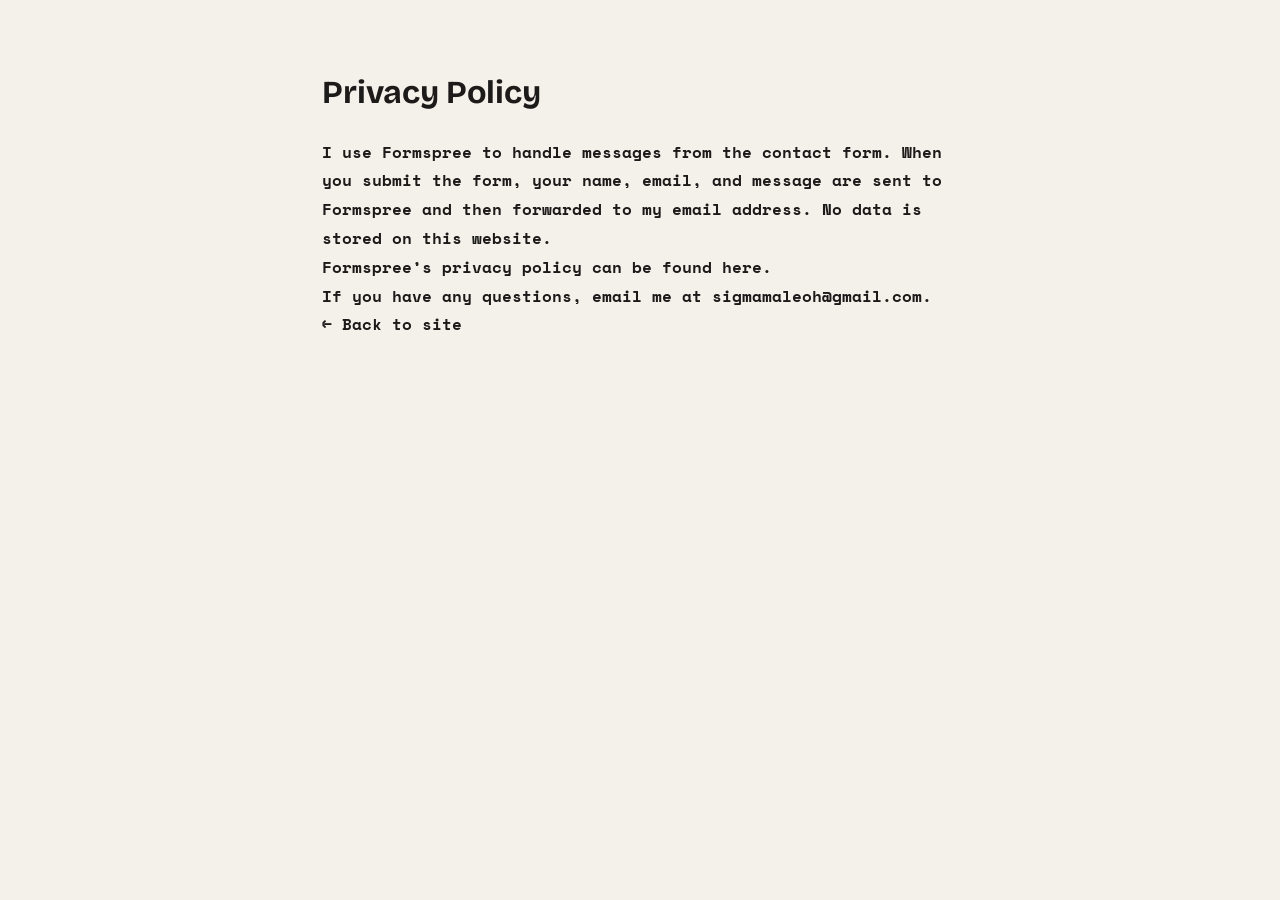
<file: privacy.html>
<!DOCTYPE html>
<html lang="en">
<head>
    <meta charset="UTF-8">
    <meta name="viewport" content="width=device-width, initial-scale=1.0">
    <title>Privacy Policy | WillyBeyond</title>
    <meta name="description" content="Privacy policy for WillyBeyond portfolio.">
    <link rel="icon" href="favicon.png" type="image/png">
    <link rel="stylesheet" href="style.css">
    <script>
        (function () {
            try {
                var saved = localStorage.getItem('theme');
                var useDark = saved === 'dark' || (!saved && window.matchMedia('(prefers-color-scheme: dark)').matches);
                if (useDark) document.documentElement.setAttribute('data-theme', 'dark');
            } catch (e) {}
        })();
    </script>
</head>
<body>
    <main class="page-container" style="max-width:700px;">
        <h1>Privacy Policy</h1>
        <p>I use <strong>Formspree</strong> to handle messages from the contact form. When you submit the form, your name, email, and message are sent to Formspree and then forwarded to my email address. No data is stored on this website.</p>
        <p>Formspree’s privacy policy can be found <a href="https://formspree.io/legal/privacy-policy/" target="_blank" rel="noopener">here</a>.</p>
        <p>If you have any questions, email me at <a href="mailto:sigmamaleoh@gmail.com">sigmamaleoh@gmail.com</a>.</p>
        <p><a href="index.html">← Back to site</a></p>
    </main>
</body>
</html>
</file>
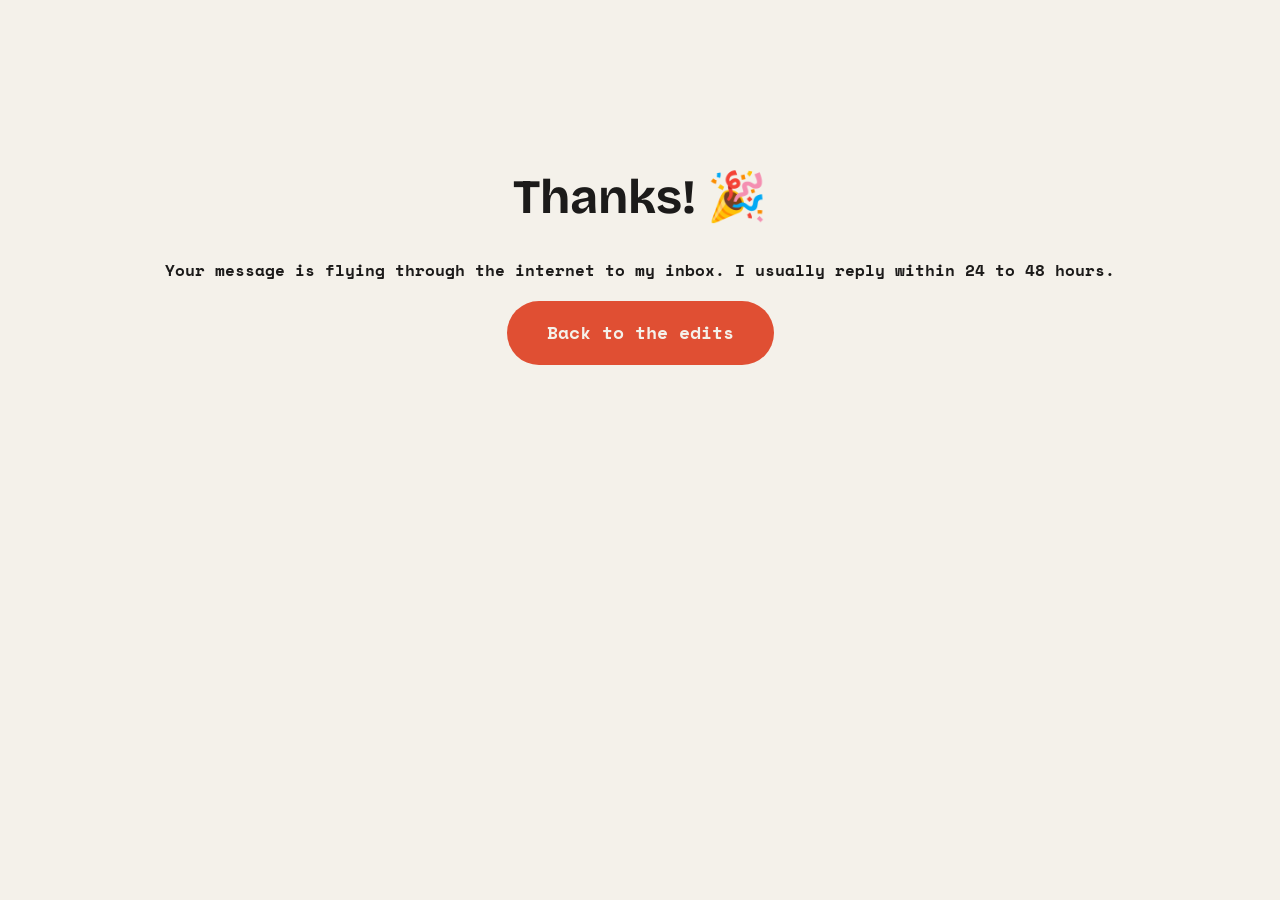
<file: thanks.html>
<!DOCTYPE html>
<html lang="en">
<head>
    <meta charset="UTF-8">
    <meta name="viewport" content="width=device-width, initial-scale=1.0">
    <title>Thank you! | WillyBeyond</title>
    <meta name="description" content="Your message has been received.">
    <link rel="icon" href="favicon.png" type="image/png">
    <link rel="stylesheet" href="style.css">
    <script>
        (function () {
            try {
                var saved = localStorage.getItem('theme');
                var useDark = saved === 'dark' || (!saved && window.matchMedia('(prefers-color-scheme: dark)').matches);
                if (useDark) document.documentElement.setAttribute('data-theme', 'dark');
            } catch (e) {}
        })();
    </script>
</head>
<body>
    <div class="page-container" style="text-align:center; margin-top:10vh;">
        <h1 style="font-size:3rem;">Thanks! 🎉</h1>
        <p>Your message is flying through the internet to my inbox. I usually reply within 24 to 48 hours.</p>
        <a href="index.html" class="hero__cta" style="display:inline-block; margin-top:1rem;">Back to the edits</a>
    </div>
</body>
</html>
</file>
<file: style.css>
/* ========== FONT IMPORTS ========== */
@font-face {
    font-family: 'Bricolage Grotesque';
    src: url('fonts/bricolage-grotesque-latin-700-normal.ttf') format('truetype');
    font-weight: 700;
    font-style: normal;
    font-display: swap;
}

@font-face {
    font-family: 'Space Mono';
    src: url('fonts/SpaceMono-Bold.ttf') format('truetype');
    font-weight: 700;
    font-style: normal;
    font-display: swap;
}

* {
    margin: 0;
    padding: 0;
    box-sizing: border-box;
}

html {
    scroll-behavior: smooth;
}

:root {
    color-scheme: light;

    --bg: #F4F1EA;
    --surface: #E5E0D5;
    --surface-light: #D8D2C4;
    --surface-alt: #EDE9DE;
    --surface-hover: #C9C2B2;
    --nav-bg: rgba(244, 241, 234, 0.95);

    --text: #1C1B1A;
    --text-muted: #5C5850;
    --text-faint: #7A756C;

    --accent: #E04F33;
    --accent-soft: #2B59C3;
    --gold: #E04F33;
    --gold-light: #EC6B50;
    --gold-dark: #B8402A;

    --tag-neutral: #CFC8B8;
    --skill-bg: rgba(43, 89, 195, 0.08);
    --border: rgba(28, 27, 26, 0.2);

    --radius: 12px;
    --transition: 0.3s ease;
}

/* ========== DARK THEME OVERRIDES ========== */
[data-theme="dark"] {
    color-scheme: dark;

    --bg: #18191C;
    --surface: #222429;
    --surface-light: #2C2F36;
    --surface-alt: #1E2024;
    --surface-hover: #33373F;
    --nav-bg: rgba(24, 25, 28, 0.95);

    --text: #F4F1EA;
    --text-muted: #B9B5AC;
    --text-faint: #8F8A80;

    --accent: #E04F33;
    --accent-soft: #6E93F0;
    --gold: #E04F33;
    --gold-light: #EC6B50;
    --gold-dark: #B8402A;

    --tag-neutral: #3A3E46;
    --skill-bg: rgba(110, 147, 240, 0.12);
    --border: rgba(244, 241, 234, 0.2);
}

body {
    font-family: 'Space Mono', 'Courier New', monospace;
    background: var(--bg);
    color: var(--text);
    line-height: 1.8;
    overflow-x: hidden;
}

/* ========== THEME SHIFT TRANSITIONS ========== */
body,
.nav,
.footer,
.demo,
.favorites,
.client-card,
.feedback__card,
.estimator__step,
.estimator__result,
.modal__content,
.skill-tag,
.work__stats span,
.video-card__tag,
.contact__form input,
.contact__form textarea {
    transition: background-color 0.3s ease, color 0.3s ease, border-color 0.3s ease;
}

h1, h2, h3, .hero h1, .section-title, .nav__logo {
    font-family: 'Bricolage Grotesque', system-ui, sans-serif;
    font-weight: 700;
    color: var(--text);
    margin-bottom: 1rem;
}

a {
    text-decoration: none;
    color: inherit;
}

ul {
    list-style: none;
}

/* ========== NAV ========== */
.nav {
    position: sticky;
    top: 0;
    background: var(--nav-bg);
    backdrop-filter: blur(8px);
    border-bottom: 1px solid var(--border);
    z-index: 100;
    padding: 0.8rem 0;
}

.nav__container {
    max-width: 1200px;
    margin: 0 auto;
    display: flex;
    align-items: center;
    justify-content: space-between;
    padding: 0 2rem;
}

.nav__logo {
    font-size: 1.6rem;
    letter-spacing: 1px;
}

.nav__links {
    display: flex;
    gap: 2.5rem;
}

.nav__links a {
    font-size: 1rem;
    color: var(--text-muted);
    font-family: 'Space Mono', 'Courier New', monospace;
    transition: color var(--transition);
}

.nav__links a:hover {
    color: var(--accent);
}

.nav__actions {
    display: flex;
    align-items: center;
    gap: 0.75rem;
    position: relative;
    z-index: 100;
}

.nav__hamburger {
    display: none;
    background: none;
    border: none;
    color: var(--text);
    font-size: 2rem;
    cursor: pointer;
}

/* ========== THEME TOGGLE ========== */
.theme-toggle {
    position: relative;
    width: 40px;
    height: 40px;
    flex: 0 0 auto;
    border-radius: 50%;
    border: 1px solid var(--border);
    background: var(--surface);
    color: var(--text);
    cursor: pointer;
    display: inline-flex;
    align-items: center;
    justify-content: center;
    font-size: 1.15rem;
    line-height: 1;
    padding: 0;
    transition: background-color 0.3s ease, color 0.3s ease, border-color 0.3s ease, transform 0.2s ease;
}

.theme-toggle:hover {
    transform: scale(1.08);
    border-color: var(--accent);
}

.theme-toggle:focus-visible {
    outline: 2px solid var(--accent);
    outline-offset: 2px;
}

.theme-toggle__icon {
    position: absolute;
    display: inline-block;
    transition: opacity 0.25s ease, transform 0.45s cubic-bezier(0.34, 1.56, 0.64, 1);
}

/* Light mode: moon visible, sun hidden */
.theme-toggle__icon--sun {
    opacity: 0;
    transform: rotate(-90deg) scale(0.4);
}
.theme-toggle__icon--moon {
    opacity: 1;
    transform: rotate(0deg) scale(1);
}

/* Dark mode: sun visible, moon hidden */
[data-theme="dark"] .theme-toggle__icon--sun {
    opacity: 1;
    transform: rotate(0deg) scale(1);
}
[data-theme="dark"] .theme-toggle__icon--moon {
    opacity: 0;
    transform: rotate(90deg) scale(0.4);
}

/* ========== HERO ========== */
.hero {
    min-height: 60vh;
    display: flex;
    align-items: center;
    justify-content: center;
    text-align: center;
    padding: 2rem;
    background: linear-gradient(135deg, var(--bg) 0%, var(--surface) 100%);
    position: relative;
}

.hero::after {
    content: '';
    position: absolute;
    bottom: 0;
    left: 0;
    width: 100%;
    height: 100px;
    background: linear-gradient(to bottom, transparent 0%, var(--bg) 100%);
    pointer-events: none;
    z-index: 1;
}

.hero__content {
    position: relative;
    z-index: 2;
    max-width: 750px;
}

.hero h1 {
    font-size: clamp(2.5rem, 6vw, 4rem);
    color: var(--text);
    margin-bottom: 1.5rem;
    line-height: 1.3;
}

.hero p {
    font-size: 1.2rem;
    color: var(--text-muted);
    margin-bottom: 2rem;
    font-family: 'Space Mono', 'Courier New', monospace;
}

.hero__cta {
    display: inline-block;
    background: var(--gold);
    color: #F4F1EA;
    padding: 1rem 2.5rem;
    border-radius: 50px;
    font-weight: 600;
    font-size: 1.1rem;
    transition: background var(--transition), transform var(--transition);
    font-family: 'Space Mono', 'Courier New', monospace;
}

.hero__cta:hover {
    background: var(--gold-light);
    transform: scale(1.05);
}

/* ========== DEMO PODIUM ========== */
.demo {
    background: var(--surface-alt);
    padding: 4rem 2rem;
    text-align: center;
    position: relative;
}

/* Fade from hero into demo */
.demo::before {
    content: '';
    position: absolute;
    top: 0;
    left: 0;
    width: 100%;
    height: 100px;
    background: linear-gradient(to bottom, var(--bg) 0%, transparent 100%);
    z-index: 1;
    pointer-events: none;
}

/* Fade from demo back to body for favorites */
.demo::after {
    content: '';
    position: absolute;
    bottom: 0;
    left: 0;
    width: 100%;
    height: 100px;
    background: linear-gradient(to top, var(--bg) 0%, transparent 100%);
    z-index: 1;
    pointer-events: none;
}

.demo__container {
    max-width: 1200px;
    margin: 0 auto;
    position: relative;
    z-index: 2;
}

.demo__title {
    font-size: 2.8rem;
    margin-bottom: 2rem;
    color: var(--gold);
    text-shadow: 0 0 10px rgba(224, 79, 51, 0.3);
}

.demo__grid {
    display: grid;
    grid-template-columns: 1fr 1fr;
    gap: 3rem;
    align-items: center;
}

.demo__video video {
    width: 100%;
    border-radius: var(--radius);
    border: 3px solid var(--gold);
    box-shadow: 0 10px 30px rgba(28, 27, 26, 0.18), 0 0 20px rgba(224, 79, 51, 0.25);
}

.demo__thumbnail img {
    width: 100%;
    max-width: 500px;
    border-radius: var(--radius);
    border: 3px solid var(--gold);
    box-shadow: 0 10px 30px rgba(28, 27, 26, 0.18), 0 0 20px rgba(224, 79, 51, 0.25);
}

.demo__label {
    margin-top: 1rem;
    font-size: 1.5rem;
    font-weight: 600;
    color: var(--gold);
    font-family: 'Bricolage Grotesque', system-ui, sans-serif;
    letter-spacing: 0.5px;
}

/* ========== PAGE CONTAINER ========== */
.page-container {
    max-width: 1200px;
    margin: 0 auto;
    padding: 4rem 2rem;
}

h2 {
    font-size: 2.5rem;
    margin-bottom: 2rem;
    letter-spacing: 1px;
}

/* ========== FAVORITES ========== */
.favorites {
    background: var(--surface-alt);
    padding: 3rem 0;
    position: relative;
}

.favorites::before {
    content: '';
    position: absolute;
    top: 0;
    left: 0;
    width: 100%;
    height: 100px;
    background: linear-gradient(to bottom, var(--bg) 0%, transparent 100%);
    z-index: 1;
    pointer-events: none;
}

.favorites::after {
    content: '';
    position: absolute;
    bottom: 0;
    left: 0;
    width: 100%;
    height: 100px;
    background: linear-gradient(to top, var(--bg) 0%, transparent 100%);
    z-index: 1;
    pointer-events: none;
}

.favorites .page-container {
    position: relative;
    z-index: 2;
}

.favorites__grid {
    display: grid;
    grid-template-columns: repeat(auto-fit, minmax(280px, 1fr));
    gap: 2rem;
    margin-top: 1rem;
}

.favorite-card {
    background: var(--surface);
    border: 2px solid var(--gold);
    border-radius: var(--radius);
    overflow: hidden;
    transition: transform 0.3s, box-shadow 0.3s, background-color 0.3s ease, color 0.3s ease, border-color 0.3s ease;
    cursor: pointer;
}

.favorite-card:hover {
    transform: translateY(-5px);
    box-shadow: 0 10px 20px rgba(224, 79, 51, 0.25);
}

/* ========== WORK ========== */
.work__stats {
    display: flex;
    gap: 2rem;
    margin-bottom: 2rem;
    color: var(--text-muted);
    font-family: 'Bricolage Grotesque', system-ui, sans-serif;
}

.work__stats span {
    background: var(--surface);
    padding: 0.5rem 1.2rem;
    border-radius: 20px;
}

.work__filters {
    display: flex;
    gap: 0.8rem;
    margin-bottom: 2.5rem;
    flex-wrap: wrap;
}

.filter-pill {
    background: var(--surface);
    border: 1px solid var(--border);
    color: var(--text);
    padding: 0.6rem 1.4rem;
    border-radius: 20px;
    cursor: pointer;
    transition: all var(--transition);
    font-family: 'Space Mono', 'Courier New', monospace;
}

.filter-pill.active, .filter-pill:hover {
    background: var(--accent);
    color: #F4F1EA;
    border-color: var(--accent);
}

.work__grid {
    display: grid;
    grid-template-columns: repeat(auto-fill, minmax(280px, 1fr));
    gap: 2rem;
}

.video-card {
    background: var(--surface);
    border-radius: var(--radius);
    overflow: hidden;
    border: 1px solid var(--border);
    transition: transform 0.3s, box-shadow 0.3s, background-color 0.3s ease, color 0.3s ease, border-color 0.3s ease;
    cursor: pointer;
}

.video-card:hover {
    transform: translateY(-5px);
    box-shadow: 0 10px 20px rgba(28, 27, 26, 0.15);
}

.video-card__thumbnail {
    position: relative;
    padding-top: 56.25%;
}

.video-card__thumbnail img {
    position: absolute;
    top: 0;
    left: 0;
    width: 100%;
    height: 100%;
    object-fit: cover;
    transition: transform 0.4s;
}

.video-card:hover .video-card__thumbnail img {
    transform: scale(1.05);
}

.video-card__play {
    position: absolute;
    top: 50%;
    left: 50%;
    transform: translate(-50%, -50%);
    width: 50px;
    height: 50px;
    background: rgba(28, 27, 26, 0.7);
    border-radius: 50%;
    display: flex;
    align-items: center;
    justify-content: center;
}

.video-card__play::after {
    content: '';
    border-left: 16px solid var(--accent);
    border-top: 9px solid transparent;
    border-bottom: 9px solid transparent;
    margin-left: 3px;
}

.video-card__info {
    padding: 1.5rem;
}

.video-card__title {
    font-family: 'Bricolage Grotesque', system-ui, sans-serif;
    font-weight: 600;
    color: var(--text);
    margin-bottom: 0.4rem;
}

/* ========== VIDEO TAGS ========== */
.video-card__tags {
    display: flex;
    flex-wrap: wrap;
    gap: 0.5rem;
    margin-top: 0.5rem;
}

.video-card__tag {
    background: var(--surface-light);
    color: var(--text);
    padding: 0.3rem 0.9rem;
    border-radius: 30px;
    font-size: 0.8rem;
    font-weight: 500;
    letter-spacing: 0.5px;
}

.video-card__tag--short {
    background: var(--accent-soft);
    color: #F4F1EA;
}

.video-card__tag--long {
    background: var(--tag-neutral);
    color: var(--text);
}

.video-card__tag--thumbnail {
    background: var(--accent-soft);
    color: #F4F1EA;
    font-weight: 600;
}

.video-card__tag--favorite {
    background: var(--gold);
    color: #F4F1EA;
    font-weight: 600;
}

/* Dark mode: cobalt tags flip to dark ink for contrast */
[data-theme="dark"] .video-card__tag--short,
[data-theme="dark"] .video-card__tag--thumbnail {
    color: #141517;
}

/* ========== CLIENTS ========== */
.clients__grid {
    display: flex;
    flex-wrap: wrap;
    gap: 2rem;
    justify-content: center;
}

.client-card {
    background: var(--surface);
    border-radius: var(--radius);
    padding: 1.8rem;
    display: flex;
    align-items: center;
    gap: 1.2rem;
    border: 1px solid var(--border);
    min-width: 220px;
}

.client-card__logo {
    width: 55px;
    height: 55px;
    border-radius: 50%;
    background: var(--surface-light);
}

.client-card__name {
    font-family: 'Bricolage Grotesque', system-ui, sans-serif;
    font-weight: 600;
    color: var(--text);
}

.client-card__subs {
    font-size: 0.9rem;
    color: var(--text-muted);
    font-family: 'Space Mono', 'Courier New', monospace;
}

/* ========== ABOUT ========== */
.about__grid {
    display: flex;
    flex-wrap: wrap;
    gap: 3rem;
}

.about__text {
    flex: 2;
    min-width: 280px;
}

.about__text p {
    font-size: 1.2rem;
    color: var(--text-muted);
    margin-bottom: 1.8rem;
    font-family: 'Space Mono', 'Courier New', monospace;
}

.about__skills {
    flex: 1;
    display: flex;
    flex-wrap: wrap;
    gap: 0.8rem;
    align-content: flex-start;
}

.skill-tag {
    background: var(--skill-bg);
    border: 1px solid var(--border);
    color: var(--accent-soft);
    padding: 0.5rem 1.2rem;
    border-radius: 20px;
    font-size: 1rem;
    font-family: 'Space Mono', 'Courier New', monospace;
}

/* ========== REVIEWS ========== */
.feedback__carousel {
    display: flex;
    overflow-x: auto;
    gap: 2rem;
    padding: 1rem 0;
    scroll-snap-type: x mandatory;
}

.feedback__card {
    min-width: 300px;
    max-width: 400px;
    background: var(--surface);
    padding: 2rem;
    border-radius: var(--radius);
    border: 1px solid var(--border);
    scroll-snap-align: start;
}

.feedback__text {
    font-style: italic;
    color: var(--text);
    margin-bottom: 1rem;
    line-height: 1.7;
    font-family: 'Space Mono', 'Courier New', monospace;
}

.feedback__author {
    font-weight: 600;
    color: var(--accent);
    font-family: 'Space Mono', 'Courier New', monospace;
}

/* ========== POLICY ========== */
.policy__list {
    display: inline-block;
    text-align: left;
}

.policy__list li {
    font-size: 1.2rem;
    color: var(--text-muted);
    margin-bottom: 1.2rem;
    padding-left: 1.5rem;
    position: relative;
    font-family: 'Space Mono', 'Courier New', monospace;
}

.policy__list li::before {
    content: '•';
    color: var(--accent);
    position: absolute;
    left: 0;
}

/* ========== ESTIMATOR ========== */
.estimator__steps {
    display: flex;
    flex-direction: column;
    gap: 2rem;
}

.estimator__step {
    background: var(--surface);
    padding: 1.5rem;
    border-radius: var(--radius);
    border: 1px solid var(--border);
}

.estimator__step p {
    font-family: 'Bricolage Grotesque', system-ui, sans-serif;
    font-size: 1.2rem;
    margin-bottom: 1rem;
}

.estimator__options {
    display: flex;
    flex-wrap: wrap;
    gap: 0.7rem;
    margin-top: 0.5rem;
}

.estimator__option {
    background: var(--surface-light);
    border: 2px solid var(--border);
    color: var(--text);
    padding: 0.6rem 1.4rem;
    border-radius: 30px;
    cursor: pointer;
    font-weight: 500;
    font-size: 1rem;
    transition: all var(--transition);
    font-family: 'Space Mono', 'Courier New', monospace;
}

.estimator__option:hover {
    background: var(--surface-hover);
    border-color: var(--accent);
    color: var(--text);
}

.estimator__option.selected {
    background: var(--accent);
    color: #F4F1EA;
    border-color: var(--accent);
    font-weight: 600;
}

.estimator__result {
    margin-top: 2rem;
    padding: 1.5rem;
    background: var(--surface);
    border-radius: var(--radius);
    border: 1px solid var(--border);
    text-align: center;
}

.estimator__result p {
    font-size: 1.3rem;
    color: var(--text);
    margin-bottom: 1rem;
    font-family: 'Space Mono', 'Courier New', monospace;
}

.estimator__send {
    background: var(--accent);
    color: #F4F1EA;
    border: none;
    padding: 0.8rem 2rem;
    border-radius: 50px;
    font-weight: 600;
    cursor: pointer;
    margin-top: 1rem;
    font-family: 'Space Mono', 'Courier New', monospace;
    transition: background var(--transition), transform var(--transition);
}

.estimator__send:hover {
    background: var(--gold-dark);
    transform: scale(1.05);
}

/* ========== CONTACT ========== */
.contact__form {
    display: flex;
    flex-direction: column;
    gap: 1rem;
    margin: 1.5rem 0;
    max-width: 500px;
}

.contact__form input, .contact__form textarea {
    background: var(--surface);
    border: 1px solid var(--border);
    padding: 0.8rem;
    border-radius: 8px;
    color: var(--text);
    font-family: 'Space Mono', 'Courier New', monospace;
}

.contact__form input::placeholder, .contact__form textarea::placeholder {
    color: var(--text-faint);
}

.contact__submit {
    background: var(--accent);
    color: #F4F1EA;
    border: none;
    padding: 0.8rem;
    border-radius: 50px;
    font-weight: 600;
    cursor: pointer;
    font-family: 'Space Mono', 'Courier New', monospace;
    transition: background var(--transition);
}

.contact__submit:hover {
    background: var(--gold-dark);
}

.contact__socials {
    display: flex;
    gap: 1rem;
    justify-content: center;
    margin-top: 2rem;
}

.contact__social-link {
    display: inline-flex;
    align-items: center;
}

.contact__socials img {
    width: 28px;
    height: 28px;
    max-width: 28px;
    max-height: 28px;
    filter: none;
    opacity: 0.85;
    transition: opacity 0.3s;
}

.contact__socials img:hover {
    opacity: 1;
}

/* Dark mode: invert monochrome icons so they read on dark surfaces */
[data-theme="dark"] .contact__socials img {
    filter: invert(1);
    opacity: 0.9;
}

/* ========== FOOTER ========== */
.footer {
    padding: 2rem;
    text-align: center;
    border-top: 1px solid var(--border);
    background: var(--bg);
}

.footer__container {
    max-width: 1200px;
    margin: 0 auto;
    display: flex;
    flex-direction: column;
    align-items: center;
    gap: 0.5rem;
    color: var(--text-muted);
    font-family: 'Space Mono', 'Courier New', monospace;
}

.footer__privacy {
    font-size: 0.9rem;
    color: var(--accent);
    text-decoration: underline;
}

/* ========== MODAL ========== */
.modal {
    position: fixed;
    inset: 0;
    background: rgba(0, 0, 0, 0.75);
    display: flex;
    align-items: center;
    justify-content: center;
    opacity: 0;
    pointer-events: none;
    transition: opacity 0.3s;
    z-index: 200;
}

.modal.active {
    opacity: 1;
    pointer-events: auto;
}

.modal__content {
    position: relative;
    width: 90%;
    max-width: 900px;
    background: var(--surface);
    border-radius: 12px;
    padding: 1.5rem;
}

.modal__close {
    position: absolute;
    top: 1rem;
    right: 1rem;
    background: none;
    border: none;
    color: var(--text);
    font-size: 2rem;
    cursor: pointer;
}

.modal__video-wrapper {
    position: relative;
    padding-top: 56.25%;
}

.modal__video-wrapper iframe {
    position: absolute;
    top: 0;
    left: 0;
    width: 100%;
    height: 100%;
    border: none;
}

.modal__info h3 {
    font-family: 'Bricolage Grotesque', system-ui, sans-serif;
    color: var(--text);
}

.modal__info p {
    color: var(--accent);
    font-family: 'Space Mono', 'Courier New', monospace;
}

/* ========== STICKY CTA ========== */
.sticky-cta {
    position: fixed;
    bottom: 20px;
    right: 20px;
    background: var(--accent);
    color: #F4F1EA;
    width: 55px;
    height: 55px;
    border-radius: 50%;
    display: flex;
    align-items: center;
    justify-content: center;
    font-size: 1.8rem;
    z-index: 99;
    box-shadow: 0 4px 15px rgba(0, 0, 0, 0.25);
    transition: background 0.3s, transform 0.3s;
}

.sticky-cta:hover {
    background: var(--gold-dark);
    transform: scale(1.1);
}

@media (min-width: 769px) {
    .sticky-cta {
        display: none;
    }
}

/* ========== SCROLL MARGIN ========== */
section[id] {
    scroll-margin-top: 100px;
}

/* ========== RESPONSIVE ========== */
@media (max-width: 768px) {
    .nav__links {
        position: fixed;
        top: 0;
        right: -100%;
        width: 70%;
        height: 100vh;
        background: var(--bg);
        flex-direction: column;
        padding: 5rem 2rem;
        gap: 2rem;
        transition: right 0.4s;
        z-index: 99;
    }
    .nav__links.active {
        right: 0;
    }
    .nav__hamburger {
        display: block;
    }
    .about__grid {
        flex-direction: column;
    }
    .demo__grid {
        grid-template-columns: 1fr;
    }
}
</file>
